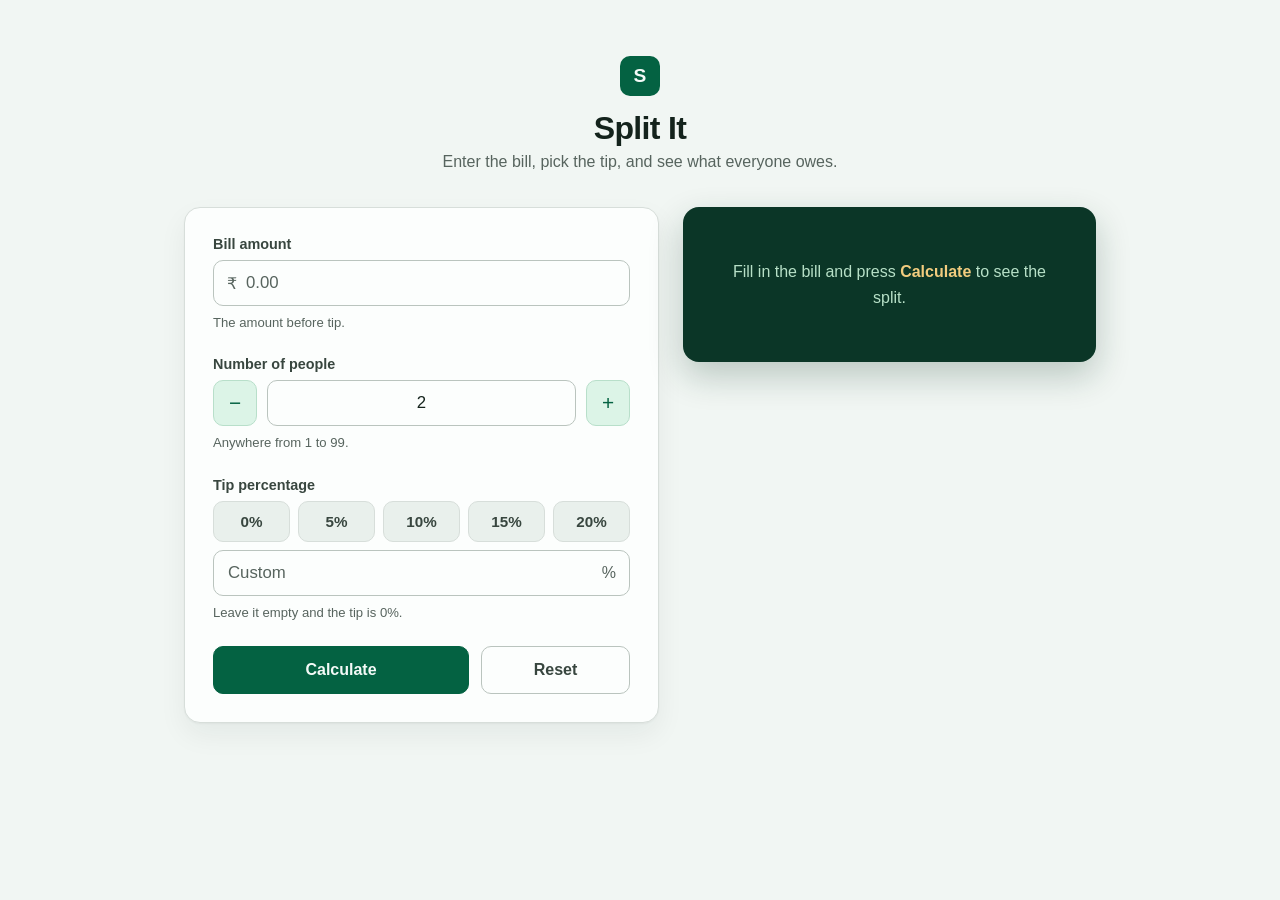
<file: set10/index.html>
<!DOCTYPE html>
<html lang="en">

<head>
  <meta charset="UTF-8" />
  <meta name="viewport" content="width=device-width, initial-scale=1.0" />
  <title>Split It — Bill Splitter</title>
  <link rel="stylesheet" href="style.css" />
</head>

<body>
  <main class="page">
    <header class="page-head">
      <span class="brand-mark">S</span>
      <h1 class="page-title">Split It</h1>
      <p class="page-subtitle">Enter the bill, pick the tip, and see what everyone owes.</p>
    </header>

    <div class="layout">
      <!-- ------------------------------- the form ------------------------------ -->
      <form class="card calculator" id="bill-form" novalidate>
        <div class="field">
          <label class="field-label" for="bill">Bill amount</label>
          <div class="input-wrap">
            <span class="input-prefix" aria-hidden="true">₹</span>
            <input
              class="input has-prefix"
              type="number"
              id="bill"
              name="bill"
              min="0"
              step="0.01"
              placeholder="0.00"
              inputmode="decimal"
              autocomplete="off"
              aria-describedby="bill-note" />
          </div>
          <p class="field-note" id="bill-note" aria-live="polite">The amount before tip.</p>
        </div>

        <div class="field">
          <label class="field-label" for="people">Number of people</label>
          <div class="counter">
            <button class="counter-btn" type="button" id="people-minus" aria-label="One person fewer">&minus;</button>
            <input
              class="input counter-input"
              type="number"
              id="people"
              name="people"
              min="1"
              max="99"
              step="1"
              value="2"
              inputmode="numeric"
              autocomplete="off"
              aria-describedby="people-note" />
            <button class="counter-btn" type="button" id="people-plus" aria-label="One person more">+</button>
          </div>
          <p class="field-note" id="people-note" aria-live="polite">Anywhere from 1 to 99.</p>
        </div>

        <fieldset class="field tip-field">
          <legend class="field-label">Tip percentage</legend>
          <div class="tip-presets" id="tip-presets">
            <button class="tip-btn" type="button" data-tip="0">0%</button>
            <button class="tip-btn" type="button" data-tip="5">5%</button>
            <button class="tip-btn" type="button" data-tip="10">10%</button>
            <button class="tip-btn" type="button" data-tip="15">15%</button>
            <button class="tip-btn" type="button" data-tip="20">20%</button>
          </div>
          <div class="input-wrap tip-custom">
            <input
              class="input has-suffix"
              type="number"
              id="tip"
              name="tip"
              min="0"
              max="100"
              step="0.1"
              placeholder="Custom"
              inputmode="decimal"
              autocomplete="off"
              aria-label="Custom tip percentage"
              aria-describedby="tip-note" />
            <span class="input-suffix" aria-hidden="true">%</span>
          </div>
          <p class="field-note" id="tip-note" aria-live="polite">Leave it empty and the tip is 0%.</p>
        </fieldset>

        <div class="actions">
          <button class="btn btn-primary" type="submit" id="calculate">Calculate</button>
          <button class="btn btn-ghost" type="button" id="reset-btn">Reset</button>
        </div>
      </form>

      <!-- ------------------------------ the result ----------------------------- -->
      <section class="card result" id="result" aria-live="polite">
        <p class="result-empty" id="result-empty">
          Fill in the bill and press <strong>Calculate</strong> to see the split.
        </p>

        <div class="result-body" id="result-body" hidden>
          <p class="result-label">Each person pays</p>
          <p class="result-amount" id="per-person">₹0.00</p>

          <dl class="breakdown">
            <div class="breakdown-row">
              <dt>Bill</dt>
              <dd id="out-bill">₹0.00</dd>
            </div>
            <div class="breakdown-row">
              <dt>Tip <span class="muted" id="out-tip-rate">(0%)</span></dt>
              <dd id="out-tip">₹0.00</dd>
            </div>
            <div class="breakdown-row breakdown-total">
              <dt>Total</dt>
              <dd id="out-total">₹0.00</dd>
            </div>
            <div class="breakdown-row">
              <dt>Split between</dt>
              <dd id="out-people">2 people</dd>
            </div>
          </dl>

          <p class="rounding-note" id="rounding-note" hidden></p>
        </div>
      </section>
    </div>
  </main>

  <script src="script.js"></script>
</body>

</html>
</file>
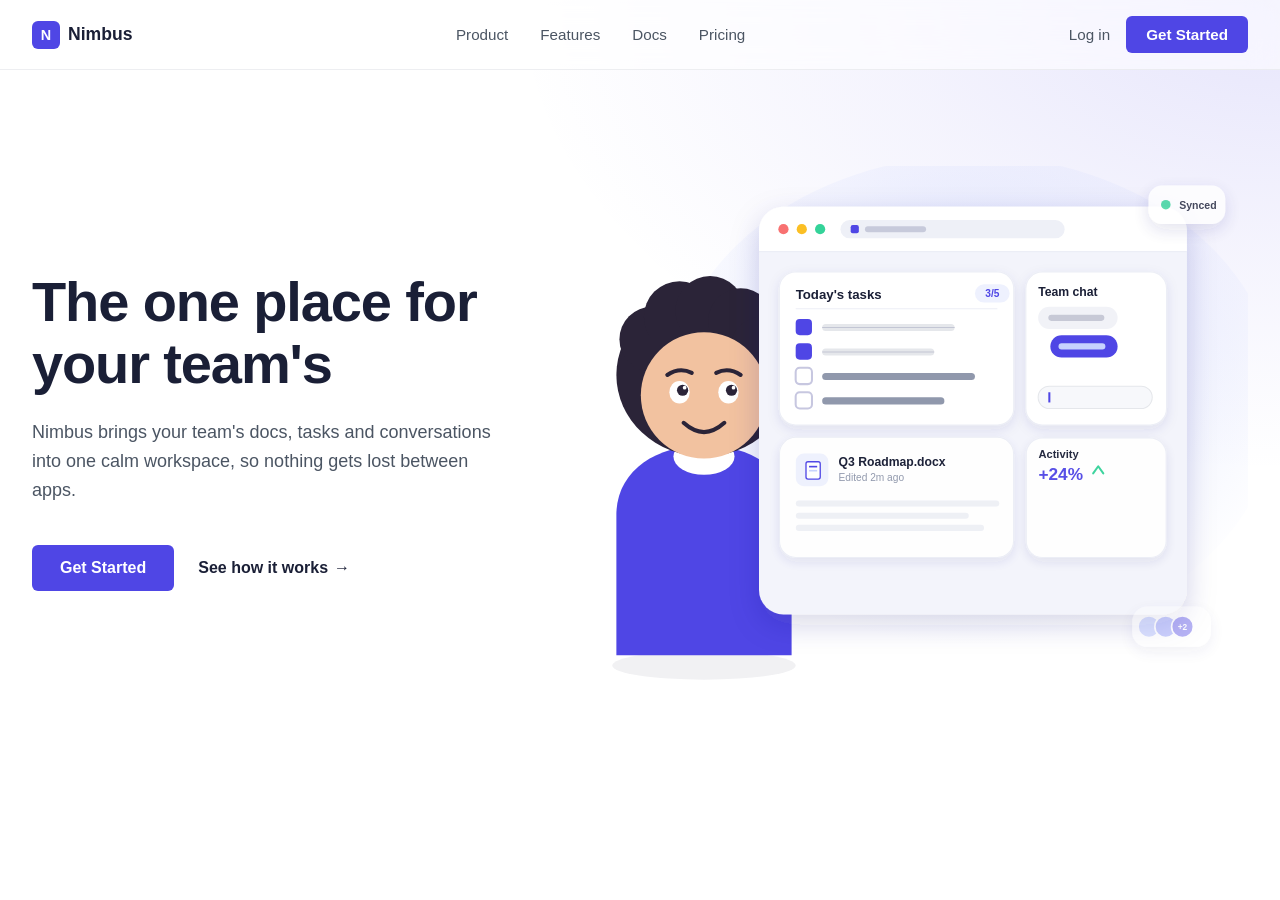
<file: set5/index.html>
<!DOCTYPE html>
<html lang="en">

<head>
  <meta charset="UTF-8" />
  <meta name="viewport" content="width=device-width, initial-scale=1.0" />
  <title>Nimbus</title>
  <link rel="stylesheet" href="style.css" />
</head>

<body>
  <input type="checkbox" id="nav-toggle" class="nav-toggle-checkbox" />

  <header class="navbar">
    <a class="brand" href="#">
      <span class="brand-mark">N</span>
      Nimbus
    </a>

    <nav aria-label="Main">
      <ul class="nav-links">
        <li><a href="#">Product</a></li>
        <li><a href="#">Features</a></li>
        <li><a href="#">Docs</a></li>
        <li><a href="#">Pricing</a></li>
      </ul>
    </nav>

    <div class="nav-actions">
      <a class="login-link" href="#">Log in</a>
      <a class="btn-primary" href="#">Get Started</a>
    </div>

    <label class="nav-toggle" for="nav-toggle" aria-label="Toggle menu">
      <span></span>
      <span></span>
      <span></span>
    </label>
  </header>

  <nav class="mobile-menu" id="mobile-menu" aria-label="Mobile">
    <ul class="nav-links">
      <li><a href="#">Product</a></li>
      <li><a href="#">Features</a></li>
      <li><a href="#">Docs</a></li>
      <li><a href="#">Pricing</a></li>
    </ul>
    <a class="login-link" href="#">Log in</a>
    <a class="btn-primary" href="#">Get Started</a>
  </nav>

  <main>
    <section class="hero">
      <div class="hero-container">
        <div class="hero-copy">
          <h1 class="hero-heading">
            The one place for your team's
            <span class="rotating-word" aria-hidden="true">
              <span class="rotating-word-item">docs.</span>
              <span class="rotating-word-item">tasks.</span>
              <span class="rotating-word-item">chats.</span>
              <span class="rotating-word-item">ideas.</span>
            </span>
            <span class="visually-hidden">docs, tasks, chats and ideas.</span>
          </h1>
          <p class="hero-subtext">
            Nimbus brings your team's docs, tasks and conversations into one calm
            workspace, so nothing gets lost between apps.
          </p>
          <div class="hero-actions">
            <a class="btn-primary btn-large" href="#">Get Started</a>
            <a class="hero-secondary-link" href="#">
              See how it works
              <span aria-hidden="true">&rarr;</span>
            </a>
          </div>
        </div>

        <div class="hero-media">
          <img src="assets/hero-illustration.svg"
            alt="Illustration of the Nimbus product dashboard showing tasks, a document preview, a team chat and a weekly activity chart, with a small person looking on"
            width="640" height="520" />
        </div>
      </div>
    </section>
  </main>
</body>

</html>
</file>
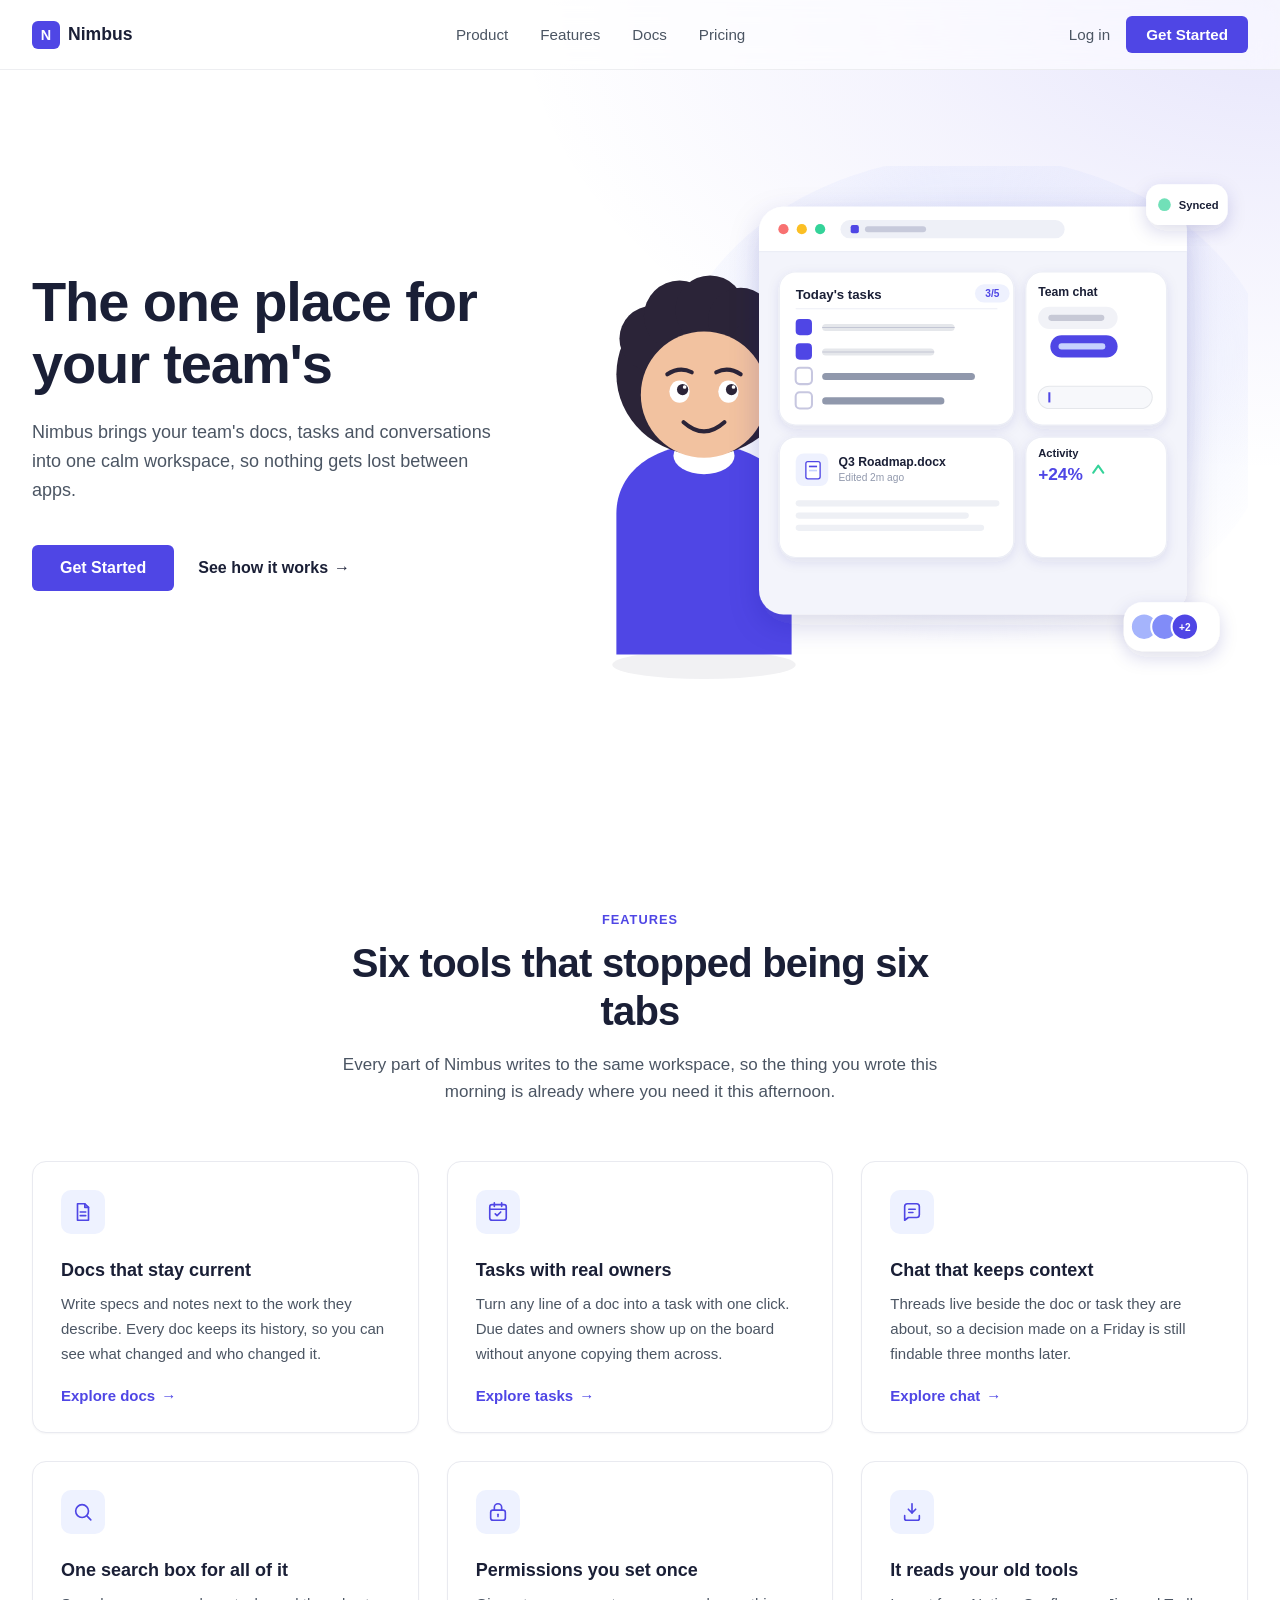
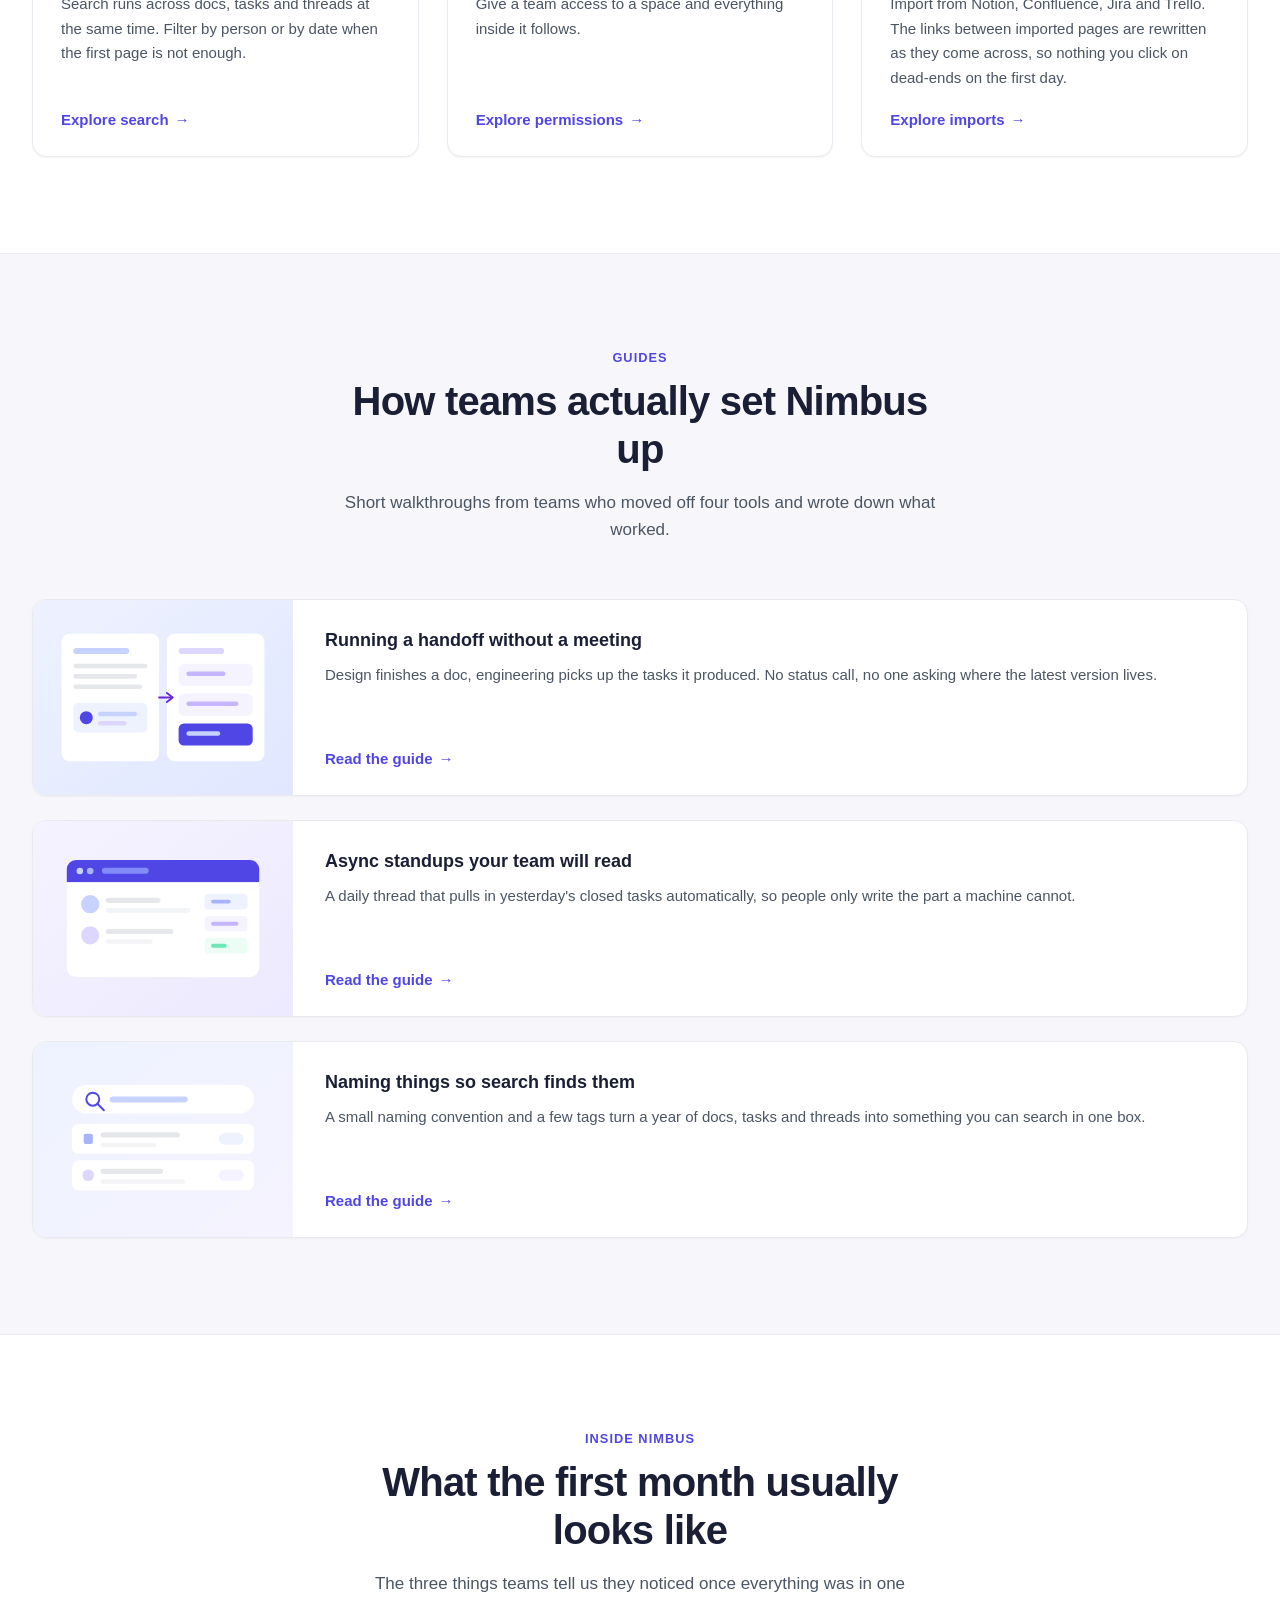
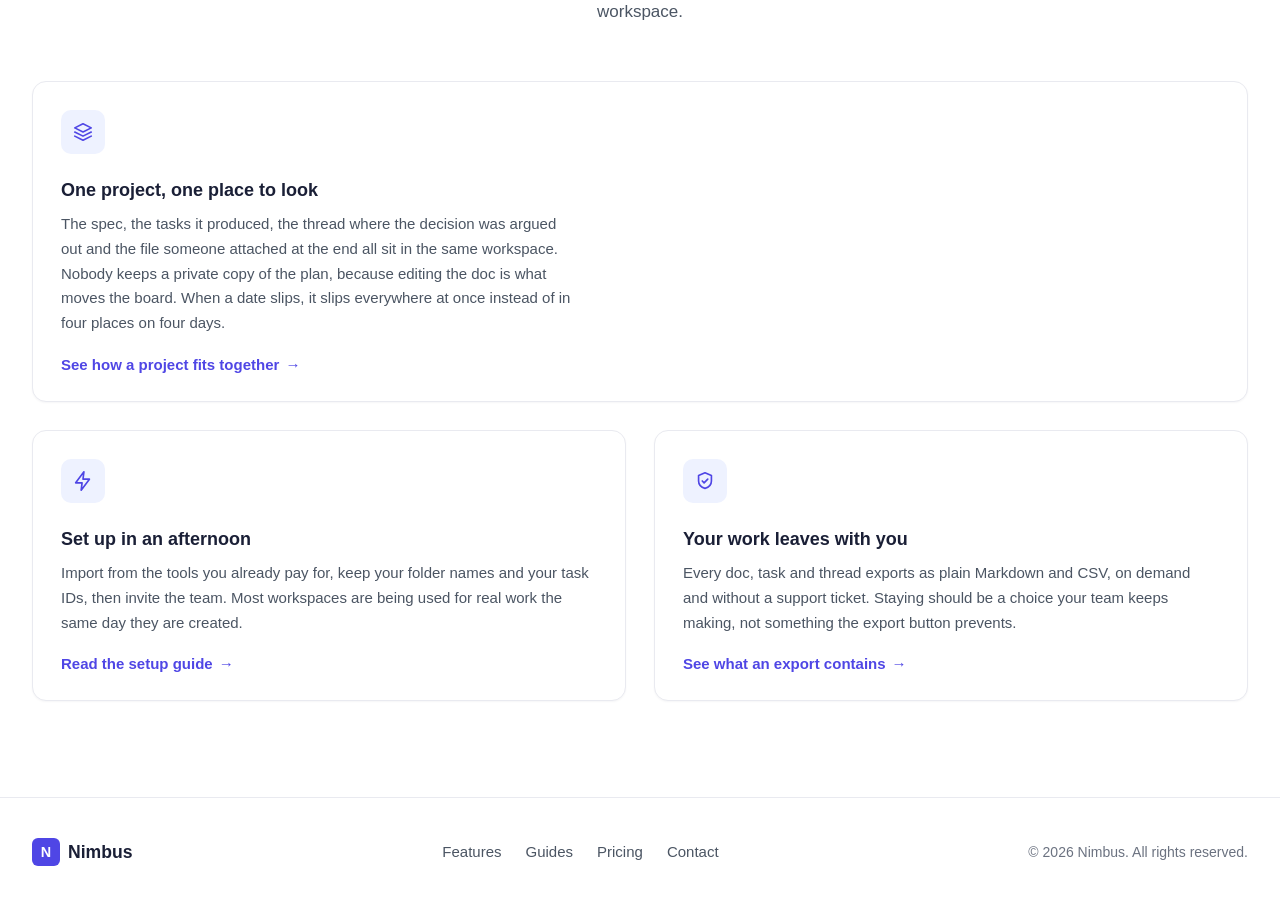
<file: set9/index.html>
<!DOCTYPE html>
<html lang="en">

<head>
  <meta charset="UTF-8" />
  <meta name="viewport" content="width=device-width, initial-scale=1.0" />
  <title>Nimbus</title>
  <link rel="stylesheet" href="style.css" />
</head>

<body>
  <input type="checkbox" id="nav-toggle" class="nav-toggle-checkbox" />

  <header class="navbar">
    <a class="brand" href="#">
      <span class="brand-mark">N</span>
      Nimbus
    </a>

    <nav aria-label="Main">
      <ul class="nav-links">
        <li><a href="#features">Product</a></li>
        <li><a href="#features">Features</a></li>
        <li><a href="#stories">Docs</a></li>
        <li><a href="#">Pricing</a></li>
      </ul>
    </nav>

    <div class="nav-actions">
      <a class="login-link" href="#">Log in</a>
      <a class="btn-primary" href="#">Get Started</a>
    </div>

    <label class="nav-toggle" for="nav-toggle" aria-label="Toggle menu">
      <span></span>
      <span></span>
      <span></span>
    </label>
  </header>

  <nav class="mobile-menu" id="mobile-menu" aria-label="Mobile">
    <ul class="nav-links">
      <li><a href="#features">Product</a></li>
      <li><a href="#features">Features</a></li>
      <li><a href="#stories">Docs</a></li>
      <li><a href="#">Pricing</a></li>
    </ul>
    <a class="login-link" href="#">Log in</a>
    <a class="btn-primary" href="#">Get Started</a>
  </nav>

  <main>
    <section class="hero">
      <div class="hero-container">
        <div class="hero-copy">
          <h1 class="hero-heading">
            The one place for your team's
            <span class="rotating-word" aria-hidden="true">
              <span class="rotating-word-item">docs.</span>
              <span class="rotating-word-item">tasks.</span>
              <span class="rotating-word-item">chats.</span>
              <span class="rotating-word-item">ideas.</span>
            </span>
            <span class="visually-hidden">docs, tasks, chats and ideas.</span>
          </h1>
          <p class="hero-subtext">
            Nimbus brings your team's docs, tasks and conversations into one calm
            workspace, so nothing gets lost between apps.
          </p>
          <div class="hero-actions">
            <a class="btn-primary btn-large" href="#">Get Started</a>
            <a class="hero-secondary-link" href="#features">
              See how it works
              <span aria-hidden="true">&rarr;</span>
            </a>
          </div>
        </div>

        <div class="hero-media">
          <img src="assets/hero-illustration.svg"
            alt="Illustration of the Nimbus product dashboard showing tasks, a document preview, a team chat and a weekly activity chart, with a small person looking on"
            width="640" height="520" />
        </div>
      </div>
    </section>

    <!-- Card section 1: the card markup, arranged in three columns by .card-grid -->
    <section class="section" id="features">
      <div class="section-container">
        <header class="section-head">
          <p class="section-eyebrow">Features</p>
          <h2 class="section-heading">Six tools that stopped being six tabs</h2>
          <p class="section-subtext">
            Every part of Nimbus writes to the same workspace, so the thing you
            wrote this morning is already where you need it this afternoon.
          </p>
        </header>

        <div class="card-grid">
          <article class="card">
            <div class="card-media">
              <svg class="card-icon" viewBox="0 0 24 24" fill="none" stroke="currentColor" stroke-width="1.8"
                stroke-linecap="round" stroke-linejoin="round" aria-hidden="true">
                <path d="M6 3h8l4 4v14H6z" />
                <path d="M14 3v4h4" />
                <path d="M9 12h6M9 16h6" />
              </svg>
            </div>
            <div class="card-body">
              <h3 class="card-title">Docs that stay current</h3>
              <p class="card-text">
                Write specs and notes next to the work they describe. Every doc keeps
                its history, so you can see what changed and who changed it.
              </p>
              <a class="card-link" href="#">
                Explore docs
                <span aria-hidden="true">&rarr;</span>
              </a>
            </div>
          </article>

          <article class="card">
            <div class="card-media">
              <svg class="card-icon" viewBox="0 0 24 24" fill="none" stroke="currentColor" stroke-width="1.8"
                stroke-linecap="round" stroke-linejoin="round" aria-hidden="true">
                <rect x="3" y="4" width="18" height="17" rx="2.5" />
                <path d="M8 2v4M16 2v4M3 9h18" />
                <path d="m9 14 2 2 4-4" />
              </svg>
            </div>
            <div class="card-body">
              <h3 class="card-title">Tasks with real owners</h3>
              <p class="card-text">
                Turn any line of a doc into a task with one click. Due dates and
                owners show up on the board without anyone copying them across.
              </p>
              <a class="card-link" href="#">
                Explore tasks
                <span aria-hidden="true">&rarr;</span>
              </a>
            </div>
          </article>

          <article class="card">
            <div class="card-media">
              <svg class="card-icon" viewBox="0 0 24 24" fill="none" stroke="currentColor" stroke-width="1.8"
                stroke-linecap="round" stroke-linejoin="round" aria-hidden="true">
                <path d="M20 15a3 3 0 0 1-3 3H8l-4 3V6a3 3 0 0 1 3-3h10a3 3 0 0 1 3 3z" />
                <path d="M8.5 9h7M8.5 12.5h4.5" />
              </svg>
            </div>
            <div class="card-body">
              <h3 class="card-title">Chat that keeps context</h3>
              <p class="card-text">
                Threads live beside the doc or task they are about, so a decision made
                on a Friday is still findable three months later.
              </p>
              <a class="card-link" href="#">
                Explore chat
                <span aria-hidden="true">&rarr;</span>
              </a>
            </div>
          </article>

          <article class="card">
            <div class="card-media">
              <svg class="card-icon" viewBox="0 0 24 24" fill="none" stroke="currentColor" stroke-width="1.8"
                stroke-linecap="round" stroke-linejoin="round" aria-hidden="true">
                <circle cx="11" cy="11" r="7" />
                <path d="m16.5 16.5 4 4" />
              </svg>
            </div>
            <div class="card-body">
              <h3 class="card-title">One search box for all of it</h3>
              <p class="card-text">
                Search runs across docs, tasks and threads at the same time. Filter
                by person or by date when the first page is not enough.
              </p>
              <a class="card-link" href="#">
                Explore search
                <span aria-hidden="true">&rarr;</span>
              </a>
            </div>
          </article>

          <article class="card">
            <div class="card-media">
              <svg class="card-icon" viewBox="0 0 24 24" fill="none" stroke="currentColor" stroke-width="1.8"
                stroke-linecap="round" stroke-linejoin="round" aria-hidden="true">
                <rect x="4" y="10" width="16" height="11" rx="2.5" />
                <path d="M8 10V7a4 4 0 0 1 8 0v3" />
                <path d="M12 14.5v2.5" />
              </svg>
            </div>
            <div class="card-body">
              <h3 class="card-title">Permissions you set once</h3>
              <p class="card-text">
                Give a team access to a space and everything inside it follows.
              </p>
              <a class="card-link" href="#">
                Explore permissions
                <span aria-hidden="true">&rarr;</span>
              </a>
            </div>
          </article>

          <article class="card">
            <div class="card-media">
              <svg class="card-icon" viewBox="0 0 24 24" fill="none" stroke="currentColor" stroke-width="1.8"
                stroke-linecap="round" stroke-linejoin="round" aria-hidden="true">
                <path d="M12 3v10" />
                <path d="m8 9 4 4 4-4" />
                <path d="M4 16v3a2 2 0 0 0 2 2h12a2 2 0 0 0 2-2v-3" />
              </svg>
            </div>
            <div class="card-body">
              <h3 class="card-title">It reads your old tools</h3>
              <p class="card-text">
                Import from Notion, Confluence, Jira and Trello. The links between
                imported pages are rewritten as they come across, so nothing you
                click on dead-ends on the first day.
              </p>
              <a class="card-link" href="#">
                Explore imports
                <span aria-hidden="true">&rarr;</span>
              </a>
            </div>
          </article>
        </div>
      </div>
    </section>

    <!-- Card section 2: the SAME card markup, arranged as wide rows by .card-list -->
    <section class="section section-tinted" id="stories">
      <div class="section-container">
        <header class="section-head">
          <p class="section-eyebrow">Guides</p>
          <h2 class="section-heading">How teams actually set Nimbus up</h2>
          <p class="section-subtext">
            Short walkthroughs from teams who moved off four tools and wrote down
            what worked.
          </p>
        </header>

        <div class="card-list">
          <article class="card">
            <div class="card-media">
              <img src="assets/card-handoff.svg"
                alt="A document on the left with an arrow pointing to a task board on the right" width="400"
                height="300" loading="lazy" />
            </div>
            <div class="card-body">
              <h3 class="card-title">Running a handoff without a meeting</h3>
              <p class="card-text">
                Design finishes a doc, engineering picks up the tasks it produced.
                No status call, no one asking where the latest version lives.
              </p>
              <a class="card-link" href="#">
                Read the guide
                <span aria-hidden="true">&rarr;</span>
              </a>
            </div>
          </article>

          <article class="card">
            <div class="card-media">
              <img src="assets/card-standup.svg"
                alt="A team activity view listing people with their updates and status labels" width="400" height="300"
                loading="lazy" />
            </div>
            <div class="card-body">
              <h3 class="card-title">Async standups your team will read</h3>
              <p class="card-text">
                A daily thread that pulls in yesterday's closed tasks automatically,
                so people only write the part a machine cannot.
              </p>
              <a class="card-link" href="#">
                Read the guide
                <span aria-hidden="true">&rarr;</span>
              </a>
            </div>
          </article>

          <article class="card">
            <div class="card-media">
              <img src="assets/card-search.svg"
                alt="A search bar above two matching results, one a document and one a message" width="400" height="300"
                loading="lazy" />
            </div>
            <div class="card-body">
              <h3 class="card-title">Naming things so search finds them</h3>
              <p class="card-text">
                A small naming convention and a few tags turn a year of docs, tasks
                and threads into something you can search in one box.
              </p>
              <a class="card-link" href="#">
                Read the guide
                <span aria-hidden="true">&rarr;</span>
              </a>
            </div>
          </article>
        </div>
      </div>
    </section>

    <!-- Card section 3: the SAME card markup again, arranged by .card-split as
         one wide card across the top and two side by side under it -->
    <section class="section" id="workspace">
      <div class="section-container">
        <header class="section-head">
          <p class="section-eyebrow">Inside Nimbus</p>
          <h2 class="section-heading">What the first month usually looks like</h2>
          <p class="section-subtext">
            The three things teams tell us they noticed once everything was in
            one workspace.
          </p>
        </header>

        <div class="card-split">
          <article class="card card-split-wide">
            <div class="card-media">
              <svg class="card-icon" viewBox="0 0 24 24" fill="none" stroke="currentColor" stroke-width="1.8"
                stroke-linecap="round" stroke-linejoin="round" aria-hidden="true">
                <path d="m12 3 9 4.5-9 4.5-9-4.5z" />
                <path d="m3 12 9 4.5 9-4.5" />
                <path d="m3 16.5 9 4.5 9-4.5" />
              </svg>
            </div>
            <div class="card-body">
              <h3 class="card-title">One project, one place to look</h3>
              <p class="card-text">
                The spec, the tasks it produced, the thread where the decision was
                argued out and the file someone attached at the end all sit in the
                same workspace. Nobody keeps a private copy of the plan, because
                editing the doc is what moves the board. When a date slips, it
                slips everywhere at once instead of in four places on four days.
              </p>
              <a class="card-link" href="#">
                See how a project fits together
                <span aria-hidden="true">&rarr;</span>
              </a>
            </div>
          </article>

          <article class="card">
            <div class="card-media">
              <svg class="card-icon" viewBox="0 0 24 24" fill="none" stroke="currentColor" stroke-width="1.8"
                stroke-linecap="round" stroke-linejoin="round" aria-hidden="true">
                <path d="M13 2 4 14h7l-1 8 9-12h-7z" />
              </svg>
            </div>
            <div class="card-body">
              <h3 class="card-title">Set up in an afternoon</h3>
              <p class="card-text">
                Import from the tools you already pay for, keep your folder names
                and your task IDs, then invite the team. Most workspaces are being
                used for real work the same day they are created.
              </p>
              <a class="card-link" href="#">
                Read the setup guide
                <span aria-hidden="true">&rarr;</span>
              </a>
            </div>
          </article>

          <article class="card">
            <div class="card-media">
              <svg class="card-icon" viewBox="0 0 24 24" fill="none" stroke="currentColor" stroke-width="1.8"
                stroke-linecap="round" stroke-linejoin="round" aria-hidden="true">
                <path d="M12 3l7 3v6c0 4-2.9 6.9-7 8-4.1-1.1-7-4-7-8V6z" />
                <path d="m9 12 2 2 4-4" />
              </svg>
            </div>
            <div class="card-body">
              <h3 class="card-title">Your work leaves with you</h3>
              <p class="card-text">
                Every doc, task and thread exports as plain Markdown and CSV, on
                demand and without a support ticket. Staying should be a choice
                your team keeps making, not something the export button prevents.
              </p>
              <a class="card-link" href="#">
                See what an export contains
                <span aria-hidden="true">&rarr;</span>
              </a>
            </div>
          </article>
        </div>
      </div>
    </section>
  </main>

  <footer class="footer">
    <div class="footer-container">
      <a class="brand" href="#">
        <span class="brand-mark">N</span>
        Nimbus
      </a>

      <nav aria-label="Footer">
        <ul class="footer-links">
          <li><a href="#features">Features</a></li>
          <li><a href="#stories">Guides</a></li>
          <li><a href="#">Pricing</a></li>
          <li><a href="#">Contact</a></li>
        </ul>
      </nav>

      <p class="footer-copyright">&copy; 2026 Nimbus. All rights reserved.</p>
    </div>
  </footer>
</body>

</html>
</file>
<file: set10/style.css>
* {
  box-sizing: border-box;
}

/* Green-tinted paper, one deep green for anything you act on, and a forest
   result card so the answer is the loudest thing on the page. */
:root {
  --canvas: oklch(96.9% 0.007 160);
  --surface: oklch(99.5% 0.003 160);
  --surface-sunk: oklch(94.8% 0.008 160);
  --line: oklch(89.5% 0.01 160);
  --line-strong: oklch(81% 0.013 160);
  --line-hover: oklch(64% 0.016 160);

  --ink: oklch(24% 0.025 165);
  --ink-2: oklch(38% 0.022 165);
  --ink-3: oklch(49% 0.018 165);
  --ink-disabled: oklch(68% 0.012 165);

  --accent: oklch(44% 0.095 162);
  --accent-strong: oklch(37% 0.085 162);
  --accent-soft: oklch(94.5% 0.03 162);
  --accent-soft-line: oklch(87% 0.05 162);
  --accent-ring: oklch(44% 0.095 162 / 0.2);

  --danger: oklch(51% 0.17 28);
  --danger-soft: oklch(96.6% 0.02 28);
  --danger-ring: oklch(51% 0.17 28 / 0.18);

  --result-bg: oklch(30% 0.055 165);
  --result-ink: oklch(98% 0.008 160);
  --result-ink-2: oklch(87% 0.055 158);
  --result-ink-3: oklch(78% 0.065 158);
  --result-line: oklch(42% 0.045 165);
  --result-gold: oklch(86% 0.105 84);

  --shadow: oklch(24% 0.025 165 / 0.06);
  --shadow-faint: oklch(24% 0.025 165 / 0.04);
}

::selection {
  background: var(--accent-soft-line);
  color: var(--ink);
}

.result ::selection {
  background: var(--result-gold);
  color: var(--result-bg);
}

body {
  margin: 0;
  min-height: 100vh;
  font-family: -apple-system, BlinkMacSystemFont, "Segoe UI", Roboto, sans-serif;
  background-color: var(--canvas);
  color: var(--ink);
  accent-color: var(--accent);
}

/* ---------------------------------------------------------------- page ---- */

.page {
  max-width: 960px;
  margin: 0 auto;
  padding: 56px 24px 72px;
}

.page-head {
  text-align: center;
  margin-bottom: 36px;
}

.brand-mark {
  display: inline-flex;
  align-items: center;
  justify-content: center;
  width: 40px;
  height: 40px;
  border-radius: 10px;
  background: var(--accent);
  color: var(--result-ink);
  font-size: 1.2rem;
  font-weight: 700;
}

.page-title {
  margin: 14px 0 6px;
  font-size: 2rem;
  letter-spacing: -0.02em;
}

.page-subtitle {
  margin: 0;
  color: var(--ink-3);
  font-size: 1rem;
}

.layout {
  display: grid;
  grid-template-columns: 1.15fr 1fr;
  gap: 24px;
  align-items: start;
}

.card {
  background: var(--surface);
  border: 1px solid var(--line);
  border-radius: 16px;
  padding: 28px;
  box-shadow: 0 1px 2px var(--shadow-faint),
    0 12px 28px var(--shadow);
}

/* --------------------------------------------------------------- fields ---- */

.calculator {
  display: flex;
  flex-direction: column;
  gap: 24px;
}

.field {
  display: flex;
  flex-direction: column;
  gap: 8px;
  margin: 0;
  padding: 0;
  border: 0;
}

.field-label {
  padding: 0;
  font-size: 0.9rem;
  font-weight: 600;
  color: var(--ink-2);
}

.input-wrap {
  position: relative;
  display: flex;
  align-items: center;
}

.input {
  width: 100%;
  padding: 12px 14px;
  font-family: inherit;
  font-size: 1.05rem;
  color: var(--ink);
  caret-color: var(--accent);
  background: var(--surface);
  border: 1px solid var(--line-strong);
  border-radius: 10px;
  transition: border-color 0.2s ease, box-shadow 0.2s ease, background-color 0.2s ease;
}

.input::placeholder {
  color: var(--ink-3);
}

.input:hover {
  border-color: var(--line-hover);
}

.input:focus {
  outline: none;
  border-color: var(--accent);
  box-shadow: 0 0 0 3px var(--accent-ring);
}

/* the number spinners fight with the +/- counter, so they go */
.input::-webkit-outer-spin-button,
.input::-webkit-inner-spin-button {
  -webkit-appearance: none;
  margin: 0;
}

.input[type="number"] {
  -moz-appearance: textfield;
  appearance: textfield;
}

.has-prefix {
  padding-left: 32px;
}

.has-suffix {
  padding-right: 34px;
}

.input-prefix,
.input-suffix {
  position: absolute;
  color: var(--ink-3);
  font-size: 1rem;
  pointer-events: none;
}

.input-prefix {
  left: 14px;
}

.input-suffix {
  right: 14px;
}

.input.is-invalid {
  border-color: var(--danger);
  background: var(--danger-soft);
}

.input.is-invalid:focus {
  box-shadow: 0 0 0 3px var(--danger-ring);
}

/* One note per field, always rendered. It shows the hint, and an error takes
   its place, so the height never changes and nothing below it jumps. */
.field-note {
  margin: 0;
  min-height: 1.4em;
  line-height: 1.4;
  font-size: 0.82rem;
  color: var(--ink-3);
}

.field-note.is-error {
  color: var(--danger);
}

/* -------------------------------------------------------------- counter ---- */

.counter {
  display: flex;
  align-items: center;
  gap: 10px;
}

.counter-btn {
  flex: 0 0 44px;
  height: 46px;
  font-family: inherit;
  font-size: 1.3rem;
  line-height: 1;
  color: var(--accent);
  background: var(--accent-soft);
  border: 1px solid var(--accent-soft-line);
  border-radius: 10px;
  cursor: pointer;
  transition: background-color 0.2s ease, color 0.2s ease, transform 0.15s ease;
}

.counter-btn:hover {
  background: var(--accent);
  border-color: var(--accent);
  color: var(--result-ink);
}

.counter-btn:active {
  transform: scale(0.94);
}

.counter-btn:disabled {
  color: var(--ink-disabled);
  background: var(--surface-sunk);
  border-color: var(--line);
  cursor: not-allowed;
  transform: none;
}

.counter-input {
  text-align: center;
}

/* ------------------------------------------------------------------ tip ---- */

/* a legend isn't a flex item, so the fieldset's gap skips it */
.tip-field .field-label {
  margin-bottom: 8px;
}

.tip-presets {
  display: grid;
  grid-template-columns: repeat(5, 1fr);
  gap: 8px;
}

.tip-btn {
  padding: 11px 4px;
  font-family: inherit;
  font-size: 0.95rem;
  font-weight: 600;
  color: var(--ink-2);
  background: var(--surface-sunk);
  border: 1px solid var(--line);
  border-radius: 10px;
  cursor: pointer;
  transition: background-color 0.2s ease, color 0.2s ease, border-color 0.2s ease;
}

.tip-btn:hover {
  background: var(--accent-soft);
  border-color: var(--accent-soft-line);
  color: var(--accent);
}

.tip-btn.is-active {
  background: var(--accent);
  border-color: var(--accent);
  color: var(--result-ink);
}

/* --------------------------------------------------------------- buttons ---- */

.actions {
  display: flex;
  gap: 12px;
}

.btn {
  flex: 1;
  padding: 14px 20px;
  font-family: inherit;
  font-size: 1rem;
  font-weight: 600;
  border-radius: 10px;
  cursor: pointer;
  transition: background-color 0.2s ease, color 0.2s ease, border-color 0.2s ease,
    transform 0.15s ease, box-shadow 0.2s ease;
}

.btn-primary {
  flex: 2;
  color: var(--result-ink);
  background: var(--accent);
  border: 1px solid var(--accent);
}

.btn-primary:hover {
  background: var(--accent-strong);
  border-color: var(--accent-strong);
}

.btn-primary:active {
  transform: translateY(1px);
}

.btn-ghost {
  color: var(--ink-2);
  background: var(--surface);
  border: 1px solid var(--line-strong);
}

.btn-ghost:hover {
  background: var(--surface-sunk);
  border-color: var(--line-hover);
  color: var(--ink);
}

.btn-ghost:active {
  transform: translateY(1px);
}

/* one focus ring for everything that can be tabbed to */
.btn:focus-visible,
.tip-btn:focus-visible,
.counter-btn:focus-visible {
  outline: 2px solid var(--accent);
  outline-offset: 2px;
}

/* --------------------------------------------------------------- result ---- */

.result {
  position: sticky;
  top: 24px;
  background: var(--result-bg);
  border: 0;
  color: var(--result-ink);
  box-shadow: 0 14px 34px oklch(30% 0.055 165 / 0.24);
}

.result-empty {
  margin: 0;
  padding: 24px 4px;
  text-align: center;
  color: var(--result-ink-2);
  line-height: 1.6;
}

.result-empty strong {
  color: var(--result-gold);
}

.result-label {
  margin: 0 0 4px;
  font-size: 0.85rem;
  letter-spacing: 0.04em;
  text-transform: uppercase;
  color: var(--result-ink-2);
}

.result-amount {
  margin: 0 0 22px;
  font-size: 2.6rem;
  font-weight: 700;
  font-variant-numeric: tabular-nums;
  letter-spacing: -0.02em;
  line-height: 1.1;
  color: var(--result-gold);
}

.breakdown {
  margin: 0;
  padding-top: 18px;
  border-top: 1px solid var(--result-line);
}

.breakdown-row {
  display: flex;
  align-items: baseline;
  justify-content: space-between;
  gap: 16px;
  padding: 7px 0;
}

.breakdown dt {
  color: var(--result-ink-2);
  font-size: 0.92rem;
}

.breakdown dd {
  margin: 0;
  font-variant-numeric: tabular-nums;
  font-weight: 600;
}

.breakdown .muted {
  color: var(--result-ink-3);
}

.breakdown-total {
  margin-top: 6px;
  padding-top: 12px;
  border-top: 1px solid var(--result-line);
  font-size: 1.05rem;
}

.rounding-note {
  margin: 16px 0 0;
  font-size: 0.8rem;
  line-height: 1.5;
  color: var(--result-ink-3);
}

/* the number gets a small nudge whenever it changes */
.result-amount.is-updated {
  animation: pop 0.28s ease;
}

@keyframes pop {
  0% {
    transform: scale(1);
  }

  45% {
    transform: scale(1.06);
  }

  100% {
    transform: scale(1);
  }
}

/* ------------------------------------------------------------ responsive ---- */

@media (max-width: 860px) {
  .layout {
    grid-template-columns: 1fr;
  }

  .result {
    position: static;
  }
}

@media (max-width: 480px) {
  .page {
    padding: 36px 16px 56px;
  }

  .card {
    padding: 22px;
  }

  .tip-presets {
    grid-template-columns: repeat(3, 1fr);
  }

  .actions {
    flex-direction: column;
  }

  .result-amount {
    font-size: 2.2rem;
  }
}

@media (prefers-reduced-motion: reduce) {

  *,
  *::before,
  *::after {
    animation-duration: 0.01ms !important;
    transition-duration: 0.01ms !important;
  }
}
</file>
<file: set5/style.css>
* {
  box-sizing: border-box;
}

body {
  margin: 0;
  min-height: 100vh;
  font-family: -apple-system, BlinkMacSystemFont, "Segoe UI", Roboto, sans-serif;
  background-color: #ffffff;
  background-image: radial-gradient(ellipse 80% 70% at 100% 0%,
      rgba(79, 70, 229, 0.14) 0%,
      rgba(79, 70, 229, 0.06) 40%,
      rgba(79, 70, 229, 0) 75%);
  background-repeat: no-repeat;
  background-attachment: fixed;
  color: #1a1f36;
}

.navbar {
  position: sticky;
  top: 0;
  z-index: 100;
  display: flex;
  align-items: center;
  justify-content: space-between;
  gap: 40px;
  padding: 16px 32px;
  background: rgba(255, 255, 255, 0.6);
  -webkit-backdrop-filter: blur(14px) saturate(160%);
  backdrop-filter: blur(14px) saturate(160%);
  border-bottom: 1px solid rgba(229, 231, 235, 0.7);
}

.brand {
  display: flex;
  align-items: center;
  gap: 8px;
  font-weight: 700;
  font-size: 1.1rem;
  color: #1a1f36;
  text-decoration: none;
  flex-shrink: 0;
}

.brand-mark {
  display: flex;
  align-items: center;
  justify-content: center;
  width: 28px;
  height: 28px;
  border-radius: 6px;
  background: #4f46e5;
  color: #ffffff;
  font-size: 0.9rem;
}

.nav-links {
  display: flex;
  align-items: center;
  gap: 32px;
  list-style: none;
  margin: 0;
  padding: 0;
}

.nav-links a {
  position: relative;
  color: #4b5563;
  text-decoration: none;
  font-size: 0.95rem;
  transition: color 0.25s ease, transform 0.25s ease;
}

.nav-links a::after {
  content: "";
  position: absolute;
  left: 0;
  bottom: -4px;
  width: 100%;
  height: 2px;
  background: #4f46e5;
  transform: scaleX(0);
  transform-origin: left;
  transition: transform 0.25s ease;
}

.nav-links a:hover {
  color: #1a1f36;
  transform: translateY(-2px);
}

.nav-links a:hover::after {
  transform: scaleX(1);
}

.nav-actions {
  display: flex;
  align-items: center;
  gap: 16px;
  flex-shrink: 0;
}

.login-link {
  color: #4b5563;
  text-decoration: none;
  font-size: 0.95rem;
}

.login-link:hover {
  color: #1a1f36;
}

.btn-primary {
  display: inline-block;
  background: #4f46e5;
  color: #ffffff;
  text-decoration: none;
  font-size: 0.95rem;
  font-weight: 600;
  padding: 10px 20px;
  border-radius: 6px;
  transition: background 0.25s ease, transform 0.25s ease, box-shadow 0.25s ease;
}

.btn-primary:hover {
  background: #4338ca;
  transform: translateY(-2px) scale(1.04);
  box-shadow: 0 6px 16px rgba(79, 70, 229, 0.35);
}

.nav-toggle-checkbox {
  display: none;
}

.nav-toggle {
  display: none;
  flex-direction: column;
  justify-content: center;
  gap: 5px;
  width: 32px;
  height: 32px;
  padding: 0;
  cursor: pointer;
  flex-shrink: 0;
}

.nav-toggle span {
  display: block;
  width: 100%;
  height: 2px;
  background: #1a1f36;
  border-radius: 2px;
  transition: transform 0.25s ease, opacity 0.25s ease;
}

.nav-toggle-checkbox:checked~.navbar .nav-toggle span:nth-child(1) {
  transform: translateY(7px) rotate(45deg);
}

.nav-toggle-checkbox:checked~.navbar .nav-toggle span:nth-child(2) {
  opacity: 0;
}

.nav-toggle-checkbox:checked~.navbar .nav-toggle span:nth-child(3) {
  transform: translateY(-7px) rotate(-45deg);
}

.mobile-menu {
  position: sticky;
  top: 0;
  z-index: 99;
  display: none;
  flex-direction: column;
  gap: 20px;
  padding: 20px 32px 28px;
  background: rgba(255, 255, 255, 0.6);
  -webkit-backdrop-filter: blur(14px) saturate(160%);
  backdrop-filter: blur(14px) saturate(160%);
  border-bottom: 1px solid rgba(229, 231, 235, 0.7);
}

.mobile-menu .nav-links {
  flex-direction: column;
  align-items: flex-start;
  gap: 16px;
}

.mobile-menu .btn-primary {
  text-align: center;
}

.mobile-menu .login-link {
  align-self: flex-start;
}

@media (max-width: 720px) {
  .navbar {
    gap: 16px;
    padding: 14px 20px;
  }

  .navbar nav[aria-label="Main"],
  .navbar .nav-actions {
    display: none;
  }

  .nav-toggle {
    display: flex;
  }

  .nav-toggle-checkbox:checked~.mobile-menu {
    display: flex;
  }
}

/* Hero */

.hero {
  padding: 96px 32px 120px;
}

.hero-container {
  max-width: 1240px;
  margin: 0 auto;
  display: flex;
  align-items: center;
  justify-content: space-between;
  gap: 64px;
}

.hero-copy {
  flex: 1 1 460px;
  max-width: 500px;
}

.hero-heading {
  font-size: clamp(2.25rem, 4vw + 1rem, 3.5rem);
  line-height: 1.1;
  letter-spacing: -0.02em;
  margin: 0 0 24px;
}

.hero-subtext {
  font-size: 1.125rem;
  line-height: 1.6;
  color: #4b5563;
  margin: 0 0 40px;
  max-width: 480px;
}

.hero-actions {
  display: flex;
  align-items: center;
  gap: 24px;
  flex-wrap: wrap;
}

.btn-large {
  padding: 14px 28px;
  font-size: 1rem;
}

.hero-secondary-link {
  display: inline-flex;
  align-items: center;
  gap: 6px;
  color: #1a1f36;
  text-decoration: none;
  font-weight: 600;
  transition: color 0.25s ease, gap 0.25s ease;
}

.hero-secondary-link:hover {
  color: #4f46e5;
  gap: 10px;
}

.hero-media {
  flex: 1 1 480px;
  display: flex;
  justify-content: center;
}

.hero-media img {
  width: 100%;
  max-width: 760px;
  height: auto;
}

@media (min-width: 1440px) {
  .hero-container {
    max-width: 1360px;
    gap: 80px;
  }
}

@media (max-width: 1000px) {
  .hero-container {
    flex-direction: column;
    align-items: stretch;
    text-align: center;
    gap: 48px;
  }

  .hero-copy,
  .hero-media {
    flex-basis: auto;
    min-width: 0;
  }

  .hero-copy {
    max-width: 100%;
  }

  .hero-subtext {
    margin-inline: auto;
  }

  .hero-actions {
    justify-content: center;
  }
}

@media (max-width: 480px) {
  .hero {
    padding: 64px 20px 80px;
  }
}

@media (prefers-reduced-motion: no-preference) {

  .hero-heading,
  .hero-subtext,
  .hero-actions,
  .hero-media {
    opacity: 0;
    animation: hero-fade-up 0.6s ease forwards;
  }

  .hero-heading {
    animation-delay: 0.35s;
  }

  .hero-subtext {
    animation-delay: 0.25s;
  }

  .hero-actions {
    animation-delay: 0.15s;
  }

  .hero-media {
    animation-delay: 0.05s;
  }

  .hero-media img {
    animation: hero-float 6s ease-in-out infinite;
    animation-delay: 1s;
  }
}

@keyframes hero-fade-up {
  from {
    opacity: 0;
    transform: translateY(16px);
  }

  to {
    opacity: 1;
    transform: translateY(0);
  }
}

@keyframes hero-float {

  0%,
  100% {
    transform: translateY(0);
  }

  50% {
    transform: translateY(-10px);
  }
}

.visually-hidden {
  position: absolute;
  width: 1px;
  height: 1px;
  margin: -1px;
  padding: 0;
  overflow: hidden;
  clip: rect(0, 0, 0, 0);
  white-space: nowrap;
  border: 0;
}

/* Rotating word */

.rotating-word {
  display: inline-grid;
  height: 1.1em;
  overflow: hidden;
  vertical-align: bottom;
  white-space: nowrap;
}

.rotating-word-item {
  grid-area: 1 / 1;
  opacity: 0;
  transform: translateY(0.3em);
  background: linear-gradient(135deg, #4338ca 0%, #6d28d9 100%);
  background-clip: text;
  -webkit-background-clip: text;
  color: transparent;
}

@media (prefers-reduced-motion: no-preference) {
  .rotating-word-item {
    animation: rotate-word 8s ease-in-out infinite;
  }

  .rotating-word-item:nth-child(1) {
    animation-delay: 0s;
  }

  .rotating-word-item:nth-child(2) {
    animation-delay: 2s;
  }

  .rotating-word-item:nth-child(3) {
    animation-delay: 4s;
  }

  .rotating-word-item:nth-child(4) {
    animation-delay: 6s;
  }

  .rotating-word-item:nth-child(5) {
    animation-delay: 8s;
  }
}

@media (prefers-reduced-motion: reduce) {
  .rotating-word-item:first-child {
    opacity: 1;
    transform: translateY(0);
  }
}

@keyframes rotate-word {
  0% {
    opacity: 0;
    transform: translateY(0.3em);
  }

  6% {
    opacity: 1;
    transform: translateY(0);
  }

  19% {
    opacity: 1;
    transform: translateY(0);
  }

  25% {
    opacity: 0;
    transform: translateY(-0.3em);
  }

  100% {
    opacity: 0;
    transform: translateY(-0.3em);
  }

}
</file>
<file: set9/style.css>
* {
  box-sizing: border-box;
}

body {
  margin: 0;
  min-height: 100vh;
  font-family: -apple-system, BlinkMacSystemFont, "Segoe UI", Roboto, sans-serif;
  background-color: #ffffff;
  background-image: radial-gradient(ellipse 80% 70% at 100% 0%,
      rgba(79, 70, 229, 0.14) 0%,
      rgba(79, 70, 229, 0.06) 40%,
      rgba(79, 70, 229, 0) 75%);
  background-repeat: no-repeat;
  background-attachment: fixed;
  color: #1a1f36;
}

.navbar {
  position: sticky;
  top: 0;
  z-index: 100;
  display: flex;
  align-items: center;
  justify-content: space-between;
  gap: 40px;
  padding: 16px 32px;
  background: rgba(255, 255, 255, 0.6);
  -webkit-backdrop-filter: blur(14px) saturate(160%);
  backdrop-filter: blur(14px) saturate(160%);
  border-bottom: 1px solid rgba(229, 231, 235, 0.7);
}

.brand {
  display: flex;
  align-items: center;
  gap: 8px;
  font-weight: 700;
  font-size: 1.1rem;
  color: #1a1f36;
  text-decoration: none;
  flex-shrink: 0;
}

.brand-mark {
  display: flex;
  align-items: center;
  justify-content: center;
  width: 28px;
  height: 28px;
  border-radius: 6px;
  background: #4f46e5;
  color: #ffffff;
  font-size: 0.9rem;
}

.nav-links {
  display: flex;
  align-items: center;
  gap: 32px;
  list-style: none;
  margin: 0;
  padding: 0;
}

.nav-links a {
  position: relative;
  color: #4b5563;
  text-decoration: none;
  font-size: 0.95rem;
  transition: color 0.25s ease, transform 0.25s ease;
}

.nav-links a::after {
  content: "";
  position: absolute;
  left: 0;
  bottom: -4px;
  width: 100%;
  height: 2px;
  background: #4f46e5;
  transform: scaleX(0);
  transform-origin: left;
  transition: transform 0.25s ease;
}

.nav-links a:hover {
  color: #1a1f36;
  transform: translateY(-2px);
}

.nav-links a:hover::after {
  transform: scaleX(1);
}

.nav-actions {
  display: flex;
  align-items: center;
  gap: 16px;
  flex-shrink: 0;
}

.login-link {
  color: #4b5563;
  text-decoration: none;
  font-size: 0.95rem;
}

.login-link:hover {
  color: #1a1f36;
}

.btn-primary {
  display: inline-block;
  background: #4f46e5;
  color: #ffffff;
  text-decoration: none;
  font-size: 0.95rem;
  font-weight: 600;
  padding: 10px 20px;
  border-radius: 6px;
  transition: background 0.25s ease, transform 0.25s ease, box-shadow 0.25s ease;
}

.btn-primary:hover {
  background: #4338ca;
  transform: translateY(-2px) scale(1.04);
  box-shadow: 0 6px 16px rgba(79, 70, 229, 0.35);
}

.nav-toggle-checkbox {
  display: none;
}

.nav-toggle {
  display: none;
  flex-direction: column;
  justify-content: center;
  gap: 5px;
  width: 32px;
  height: 32px;
  padding: 0;
  cursor: pointer;
  flex-shrink: 0;
}

.nav-toggle span {
  display: block;
  width: 100%;
  height: 2px;
  background: #1a1f36;
  border-radius: 2px;
  transition: transform 0.25s ease, opacity 0.25s ease;
}

.nav-toggle-checkbox:checked~.navbar .nav-toggle span:nth-child(1) {
  transform: translateY(7px) rotate(45deg);
}

.nav-toggle-checkbox:checked~.navbar .nav-toggle span:nth-child(2) {
  opacity: 0;
}

.nav-toggle-checkbox:checked~.navbar .nav-toggle span:nth-child(3) {
  transform: translateY(-7px) rotate(-45deg);
}

.mobile-menu {
  position: sticky;
  top: 0;
  z-index: 99;
  display: none;
  flex-direction: column;
  gap: 20px;
  padding: 20px 32px 28px;
  background: rgba(255, 255, 255, 0.6);
  -webkit-backdrop-filter: blur(14px) saturate(160%);
  backdrop-filter: blur(14px) saturate(160%);
  border-bottom: 1px solid rgba(229, 231, 235, 0.7);
}

.mobile-menu .nav-links {
  flex-direction: column;
  align-items: flex-start;
  gap: 16px;
}

.mobile-menu .btn-primary {
  text-align: center;
}

.mobile-menu .login-link {
  align-self: flex-start;
}

@media (max-width: 720px) {
  .navbar {
    gap: 16px;
    padding: 14px 20px;
  }

  .navbar nav[aria-label="Main"],
  .navbar .nav-actions {
    display: none;
  }

  .nav-toggle {
    display: flex;
  }

  .nav-toggle-checkbox:checked~.mobile-menu {
    display: flex;
  }
}

/* Hero */

.hero {
  padding: 96px 32px 120px;
}

.hero-container {
  max-width: 1240px;
  margin: 0 auto;
  display: flex;
  align-items: center;
  justify-content: space-between;
  gap: 64px;
}

.hero-copy {
  flex: 1 1 460px;
  max-width: 500px;
}

.hero-heading {
  font-size: clamp(2.25rem, 4vw + 1rem, 3.5rem);
  line-height: 1.1;
  letter-spacing: -0.02em;
  margin: 0 0 24px;
}

.hero-subtext {
  font-size: 1.125rem;
  line-height: 1.6;
  color: #4b5563;
  margin: 0 0 40px;
  max-width: 480px;
}

.hero-actions {
  display: flex;
  align-items: center;
  gap: 24px;
  flex-wrap: wrap;
}

.btn-large {
  padding: 14px 28px;
  font-size: 1rem;
}

.hero-secondary-link {
  display: inline-flex;
  align-items: center;
  gap: 6px;
  color: #1a1f36;
  text-decoration: none;
  font-weight: 600;
  transition: color 0.25s ease, gap 0.25s ease;
}

.hero-secondary-link:hover {
  color: #4f46e5;
  gap: 10px;
}

.hero-media {
  flex: 1 1 480px;
  display: flex;
  justify-content: center;
}

.hero-media img {
  width: 100%;
  max-width: 760px;
  height: auto;
}

@media (min-width: 1440px) {
  .hero-container {
    max-width: 1360px;
    gap: 80px;
  }
}

@media (max-width: 1000px) {
  .hero-container {
    flex-direction: column;
    align-items: stretch;
    text-align: center;
    gap: 48px;
  }

  .hero-copy,
  .hero-media {
    flex-basis: auto;
    min-width: 0;
  }

  .hero-copy {
    max-width: 100%;
  }

  .hero-subtext {
    margin-inline: auto;
  }

  .hero-actions {
    justify-content: center;
  }
}

@media (max-width: 480px) {
  .hero {
    padding: 64px 20px 80px;
  }
}

@media (prefers-reduced-motion: no-preference) {

  .hero-heading,
  .hero-subtext,
  .hero-actions,
  .hero-media {
    opacity: 0;
    animation: hero-fade-up 0.6s ease forwards;
  }

  .hero-heading {
    animation-delay: 0.35s;
  }

  .hero-subtext {
    animation-delay: 0.25s;
  }

  .hero-actions {
    animation-delay: 0.15s;
  }

  .hero-media {
    animation-delay: 0.05s;
  }

  .hero-media img {
    animation: hero-float 6s ease-in-out infinite;
    animation-delay: 1s;
  }
}

@keyframes hero-fade-up {
  from {
    opacity: 0;
    transform: translateY(16px);
  }

  to {
    opacity: 1;
    transform: translateY(0);
  }
}

@keyframes hero-float {

  0%,
  100% {
    transform: translateY(0);
  }

  50% {
    transform: translateY(-10px);
  }
}

.visually-hidden {
  position: absolute;
  width: 1px;
  height: 1px;
  margin: -1px;
  padding: 0;
  overflow: hidden;
  clip: rect(0, 0, 0, 0);
  white-space: nowrap;
  border: 0;
}

/* Rotating word */

.rotating-word {
  display: inline-grid;
  height: 1.1em;
  overflow: hidden;
  vertical-align: bottom;
  white-space: nowrap;
}

.rotating-word-item {
  grid-area: 1 / 1;
  opacity: 0;
  transform: translateY(0.3em);
  background: linear-gradient(135deg, #4338ca 0%, #6d28d9 100%);
  background-clip: text;
  -webkit-background-clip: text;
  color: transparent;
}

@media (prefers-reduced-motion: no-preference) {
  .rotating-word-item {
    animation: rotate-word 8s ease-in-out infinite;
  }

  .rotating-word-item:nth-child(1) {
    animation-delay: 0s;
  }

  .rotating-word-item:nth-child(2) {
    animation-delay: 2s;
  }

  .rotating-word-item:nth-child(3) {
    animation-delay: 4s;
  }

  .rotating-word-item:nth-child(4) {
    animation-delay: 6s;
  }

  .rotating-word-item:nth-child(5) {
    animation-delay: 8s;
  }
}

@media (prefers-reduced-motion: reduce) {
  .rotating-word-item:first-child {
    opacity: 1;
    transform: translateY(0);
  }
}

@keyframes rotate-word {
  0% {
    opacity: 0;
    transform: translateY(0.3em);
  }

  6% {
    opacity: 1;
    transform: translateY(0);
  }

  19% {
    opacity: 1;
    transform: translateY(0);
  }

  25% {
    opacity: 0;
    transform: translateY(-0.3em);
  }

  100% {
    opacity: 0;
    transform: translateY(-0.3em);
  }

}

/* Card sections */

.section {
  padding: 96px 32px;
  scroll-margin-top: 80px;
}

.section-tinted {
  background: #f7f7fb;
  border-block: 1px solid #ececf3;
}

.section-container {
  max-width: 1240px;
  margin: 0 auto;
}

.section-head {
  max-width: 620px;
  margin: 0 auto 56px;
  text-align: center;
}

.section-eyebrow {
  margin: 0 0 12px;
  font-size: 0.8rem;
  font-weight: 700;
  letter-spacing: 0.08em;
  text-transform: uppercase;
  color: #4f46e5;
}

.section-heading {
  font-size: clamp(1.75rem, 2vw + 1rem, 2.5rem);
  line-height: 1.2;
  letter-spacing: -0.02em;
  margin: 0 0 16px;
}

.section-subtext {
  font-size: 1.0625rem;
  line-height: 1.6;
  color: #4b5563;
  margin: 0;
}

/* One card, used in both sections.
   Everything below the "Arrangements" heading is shared by every card;
   the parent container is the only thing that decides how they sit. */

.card {
  display: flex;
  flex-direction: column;
  background: #ffffff;
  border: 1px solid #e9eaf0;
  border-radius: 14px;
  box-shadow: 0 1px 2px rgba(26, 31, 54, 0.04);
  overflow: hidden;
  transition: transform 0.25s ease, box-shadow 0.25s ease, border-color 0.25s ease;
}

.card-body {
  display: flex;
  flex-direction: column;
  padding: 28px;
  flex-grow: 1;
}

.card-title {
  font-size: 1.125rem;
  line-height: 1.35;
  margin: 0 0 10px;
}

.card-text {
  font-size: 0.9375rem;
  line-height: 1.65;
  color: #4b5563;
  margin: 0 0 20px;
}

.card-link {
  display: inline-flex;
  align-items: center;
  align-self: flex-start;
  gap: 6px;
  margin-top: auto;
  color: #4f46e5;
  text-decoration: none;
  font-size: 0.9375rem;
  font-weight: 600;
  transition: color 0.25s ease, gap 0.25s ease;
}

.card-media img {
  display: block;
  width: 100%;
  height: 100%;
  object-fit: cover;
  transition: transform 0.4s ease;
}

/* Arrangement 1: three equal columns, the media slot holds an icon */

.card-grid {
  display: grid;
  grid-template-columns: repeat(3, 1fr);
  gap: 28px;
}

.card-grid .card-media {
  padding: 28px 28px 0;
}

.card-grid .card-body {
  padding-top: 20px;
}

.card-icon {
  width: 44px;
  height: 44px;
  padding: 11px;
  border-radius: 10px;
  background: #eef2ff;
  color: #4f46e5;
}

/* Arrangement 2: the same card turned on its side, the media slot holds an image */

.card-list {
  display: flex;
  flex-direction: column;
  gap: 24px;
}

.card-list .card {
  flex-direction: row;
  align-items: stretch;
}

.card-list .card-media {
  flex: 0 0 260px;
  aspect-ratio: 4 / 3;
}

.card-list .card-body {
  padding: 28px 32px;
}

/* Arrangement 3: the same card a third time. Two equal columns, and the first
   card is told to run from the first grid line to the last, so it takes the
   whole top row and the other two auto-place side by side underneath. */

.card-split {
  display: grid;
  grid-template-columns: 1fr 1fr;
  gap: 28px;
}

.card-split-wide {
  grid-column: 1 / -1;
}

.card-split .card-media {
  padding: 28px 28px 0;
}

.card-split .card-body {
  padding-top: 20px;
}

/* The wide card is as wide as the section, so its paragraph gets a reading
   width of its own instead of running the full line. */

.card-split-wide .card-text {
  max-width: 62ch;
}

/* Hover */

.card:hover {
  transform: translateY(-4px);
  border-color: #d7d9e6;
  box-shadow: 0 12px 28px rgba(26, 31, 54, 0.1);
}

.card:hover .card-link {
  color: #4338ca;
  gap: 10px;
}

.card:hover .card-media img {
  transform: scale(1.05);
}

.card-link:focus-visible,
.footer-links a:focus-visible {
  outline: 2px solid #4f46e5;
  outline-offset: 3px;
  border-radius: 3px;
}

@media (prefers-reduced-motion: reduce) {

  .card,
  .card-media img,
  .card-link {
    transition: none;
  }

  .card:hover,
  .card:hover .card-media img {
    transform: none;
  }
}

/* Responsive: only the arrangements change, never the card itself */

@media (max-width: 1000px) {
  .card-grid {
    grid-template-columns: repeat(2, 1fr);
  }
}

@media (max-width: 760px) {
  .card-list .card {
    flex-direction: column;
  }

  .card-list .card-media {
    flex: none;
    aspect-ratio: 16 / 9;
  }
}

@media (max-width: 680px) {
  .card-grid {
    grid-template-columns: 1fr;
  }

  /* The wide card still runs line to line, there is just one column left
     for it to cover. */

  .card-split {
    grid-template-columns: 1fr;
  }
}

@media (max-width: 480px) {
  .section {
    padding: 64px 20px;
  }

  .section-head {
    margin-bottom: 40px;
  }

  .card-body,
  .card-list .card-body {
    padding: 24px;
  }

  .card-grid .card-media,
  .card-split .card-media {
    padding: 24px 24px 0;
  }

  .card-grid .card-body,
  .card-split .card-body {
    padding-top: 18px;
  }
}

/* Footer */

.footer {
  padding: 40px 32px;
  background: #ffffff;
  border-top: 1px solid #e9eaf0;
}

.footer-container {
  display: flex;
  align-items: center;
  justify-content: space-between;
  flex-wrap: wrap;
  gap: 20px 40px;
  max-width: 1240px;
  margin: 0 auto;
}

.footer-links {
  display: flex;
  flex-wrap: wrap;
  gap: 24px;
  list-style: none;
  margin: 0;
  padding: 0;
}

.footer-links a {
  color: #4b5563;
  text-decoration: none;
  font-size: 0.9375rem;
}

.footer-links a:hover {
  color: #4f46e5;
}

.footer-copyright {
  margin: 0;
  font-size: 0.875rem;
  color: #6b7280;
}

@media (max-width: 760px) {
  .footer-container {
    flex-direction: column;
    align-items: flex-start;
    gap: 24px;
  }
}
</file>
